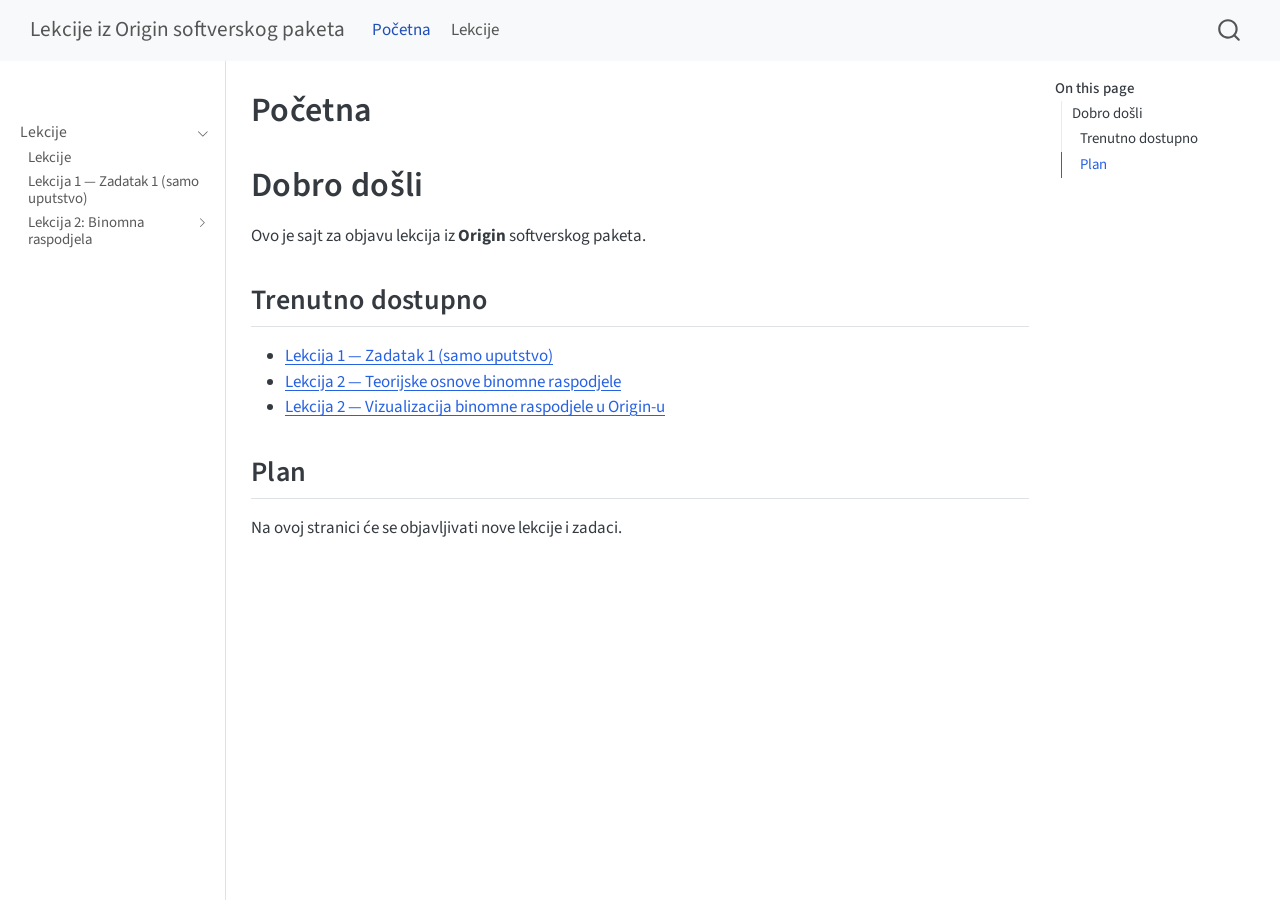
<file: index.html>
<!DOCTYPE html>
<html xmlns="http://www.w3.org/1999/xhtml" lang="bs" xml:lang="bs"><head>

<meta charset="utf-8">
<meta name="generator" content="quarto-1.8.26">

<meta name="viewport" content="width=device-width, initial-scale=1.0, user-scalable=yes">


<title>Početna – Lekcije iz Origin softverskog paketa</title>
<style>
code{white-space: pre-wrap;}
span.smallcaps{font-variant: small-caps;}
div.columns{display: flex; gap: min(4vw, 1.5em);}
div.column{flex: auto; overflow-x: auto;}
div.hanging-indent{margin-left: 1.5em; text-indent: -1.5em;}
ul.task-list{list-style: none;}
ul.task-list li input[type="checkbox"] {
  width: 0.8em;
  margin: 0 0.8em 0.2em -1em; /* quarto-specific, see https://github.com/quarto-dev/quarto-cli/issues/4556 */ 
  vertical-align: middle;
}
</style>


<script src="site_libs/quarto-nav/quarto-nav.js"></script>
<script src="site_libs/quarto-nav/headroom.min.js"></script>
<script src="site_libs/clipboard/clipboard.min.js"></script>
<script src="site_libs/quarto-search/autocomplete.umd.js"></script>
<script src="site_libs/quarto-search/fuse.min.js"></script>
<script src="site_libs/quarto-search/quarto-search.js"></script>
<meta name="quarto:offset" content="./">
<script src="site_libs/quarto-html/quarto.js" type="module"></script>
<script src="site_libs/quarto-html/tabsets/tabsets.js" type="module"></script>
<script src="site_libs/quarto-html/axe/axe-check.js" type="module"></script>
<script src="site_libs/quarto-html/popper.min.js"></script>
<script src="site_libs/quarto-html/tippy.umd.min.js"></script>
<script src="site_libs/quarto-html/anchor.min.js"></script>
<link href="site_libs/quarto-html/tippy.css" rel="stylesheet">
<link href="site_libs/quarto-html/quarto-syntax-highlighting-587c61ba64f3a5504c4d52d930310e48.css" rel="stylesheet" id="quarto-text-highlighting-styles">
<script src="site_libs/bootstrap/bootstrap.min.js"></script>
<link href="site_libs/bootstrap/bootstrap-icons.css" rel="stylesheet">
<link href="site_libs/bootstrap/bootstrap-a10ef8c96895f01ac4db8923e7ca70b5.min.css" rel="stylesheet" append-hash="true" id="quarto-bootstrap" data-mode="light">
<script id="quarto-search-options" type="application/json">{
  "location": "navbar",
  "copy-button": false,
  "collapse-after": 3,
  "panel-placement": "end",
  "type": "overlay",
  "limit": 50,
  "keyboard-shortcut": [
    "f",
    "/",
    "s"
  ],
  "show-item-context": false,
  "language": {
    "search-no-results-text": "No results",
    "search-matching-documents-text": "matching documents",
    "search-copy-link-title": "Copy link to search",
    "search-hide-matches-text": "Hide additional matches",
    "search-more-match-text": "more match in this document",
    "search-more-matches-text": "more matches in this document",
    "search-clear-button-title": "Clear",
    "search-text-placeholder": "",
    "search-detached-cancel-button-title": "Cancel",
    "search-submit-button-title": "Submit",
    "search-label": "Search"
  }
}</script>


<link rel="stylesheet" href="styles.css">
</head>

<body class="nav-sidebar docked nav-fixed quarto-light">

<div id="quarto-search-results"></div>
  <header id="quarto-header" class="headroom fixed-top">
    <nav class="navbar navbar-expand-lg " data-bs-theme="dark">
      <div class="navbar-container container-fluid">
      <div class="navbar-brand-container mx-auto">
    <a class="navbar-brand" href="./index.html">
    <span class="navbar-title">Lekcije iz Origin softverskog paketa</span>
    </a>
  </div>
            <div id="quarto-search" class="" title="Search"></div>
          <button class="navbar-toggler" type="button" data-bs-toggle="collapse" data-bs-target="#navbarCollapse" aria-controls="navbarCollapse" role="menu" aria-expanded="false" aria-label="Toggle navigation" onclick="if (window.quartoToggleHeadroom) { window.quartoToggleHeadroom(); }">
  <span class="navbar-toggler-icon"></span>
</button>
          <div class="collapse navbar-collapse" id="navbarCollapse">
            <ul class="navbar-nav navbar-nav-scroll me-auto">
  <li class="nav-item">
    <a class="nav-link active" href="./index.html" aria-current="page"> 
<span class="menu-text">Početna</span></a>
  </li>  
  <li class="nav-item">
    <a class="nav-link" href="./lekcije/index.html"> 
<span class="menu-text">Lekcije</span></a>
  </li>  
</ul>
          </div> <!-- /navcollapse -->
            <div class="quarto-navbar-tools">
</div>
      </div> <!-- /container-fluid -->
    </nav>
  <nav class="quarto-secondary-nav">
    <div class="container-fluid d-flex">
      <button type="button" class="quarto-btn-toggle btn" data-bs-toggle="collapse" role="button" data-bs-target=".quarto-sidebar-collapse-item" aria-controls="quarto-sidebar" aria-expanded="false" aria-label="Toggle sidebar navigation" onclick="if (window.quartoToggleHeadroom) { window.quartoToggleHeadroom(); }">
        <i class="bi bi-layout-text-sidebar-reverse"></i>
      </button>
        <nav class="quarto-page-breadcrumbs" aria-label="breadcrumb"><ol class="breadcrumb"><li class="breadcrumb-item">Početna</li></ol></nav>
        <a class="flex-grow-1" role="navigation" data-bs-toggle="collapse" data-bs-target=".quarto-sidebar-collapse-item" aria-controls="quarto-sidebar" aria-expanded="false" aria-label="Toggle sidebar navigation" onclick="if (window.quartoToggleHeadroom) { window.quartoToggleHeadroom(); }">      
        </a>
      <button type="button" class="btn quarto-search-button" aria-label="Search" onclick="window.quartoOpenSearch();">
        <i class="bi bi-search"></i>
      </button>
    </div>
  </nav>
</header>
<!-- content -->
<div id="quarto-content" class="quarto-container page-columns page-rows-contents page-layout-article page-navbar">
<!-- sidebar -->
  <nav id="quarto-sidebar" class="sidebar collapse collapse-horizontal quarto-sidebar-collapse-item sidebar-navigation docked overflow-auto">
        <div class="mt-2 flex-shrink-0 align-items-center">
        <div class="sidebar-search">
        <div id="quarto-search" class="" title="Search"></div>
        </div>
        </div>
    <div class="sidebar-menu-container"> 
    <ul class="list-unstyled mt-1">
        <li class="sidebar-item sidebar-item-section">
      <div class="sidebar-item-container"> 
            <a class="sidebar-item-text sidebar-link text-start" data-bs-toggle="collapse" data-bs-target="#quarto-sidebar-section-1" role="navigation" aria-expanded="true">
 <span class="menu-text">Lekcije</span></a>
          <a class="sidebar-item-toggle text-start" data-bs-toggle="collapse" data-bs-target="#quarto-sidebar-section-1" role="navigation" aria-expanded="true" aria-label="Toggle section">
            <i class="bi bi-chevron-right ms-2"></i>
          </a> 
      </div>
      <ul id="quarto-sidebar-section-1" class="collapse list-unstyled sidebar-section depth1 show">  
          <li class="sidebar-item">
  <div class="sidebar-item-container"> 
  <a href="./lekcije/index.html" class="sidebar-item-text sidebar-link">
 <span class="menu-text">Lekcije</span></a>
  </div>
</li>
          <li class="sidebar-item">
  <div class="sidebar-item-container"> 
  <a href="./lekcije/lekcija-1-zadatak-1.html" class="sidebar-item-text sidebar-link">
 <span class="menu-text">Lekcija 1 — Zadatak 1 (samo uputstvo)</span></a>
  </div>
</li>
          <li class="sidebar-item sidebar-item-section">
      <div class="sidebar-item-container"> 
            <a class="sidebar-item-text sidebar-link text-start collapsed" data-bs-toggle="collapse" data-bs-target="#quarto-sidebar-section-2" role="navigation" aria-expanded="false">
 <span class="menu-text">Lekcija 2: Binomna raspodjela</span></a>
          <a class="sidebar-item-toggle text-start collapsed" data-bs-toggle="collapse" data-bs-target="#quarto-sidebar-section-2" role="navigation" aria-expanded="false" aria-label="Toggle section">
            <i class="bi bi-chevron-right ms-2"></i>
          </a> 
      </div>
      <ul id="quarto-sidebar-section-2" class="collapse list-unstyled sidebar-section depth2 ">  
          <li class="sidebar-item">
  <div class="sidebar-item-container"> 
  <a href="./lekcije/lekcija-2-teorija-binomne.html" class="sidebar-item-text sidebar-link">
 <span class="menu-text">Lekcija 2 — Teorijske osnove binomne raspodjele</span></a>
  </div>
</li>
          <li class="sidebar-item">
  <div class="sidebar-item-container"> 
  <a href="./lekcije/lekcija-2-vizualizacija.html" class="sidebar-item-text sidebar-link">
 <span class="menu-text">Lekcija 2 — Vizualizacija binomne raspodjele u Origin-u</span></a>
  </div>
</li>
      </ul>
  </li>
      </ul>
  </li>
    </ul>
    </div>
</nav>
<div id="quarto-sidebar-glass" class="quarto-sidebar-collapse-item" data-bs-toggle="collapse" data-bs-target=".quarto-sidebar-collapse-item"></div>
<!-- margin-sidebar -->
    <div id="quarto-margin-sidebar" class="sidebar margin-sidebar">
        <nav id="TOC" role="doc-toc" class="toc-active">
    <h2 id="toc-title">On this page</h2>
   
  <ul>
  <li><a href="#dobro-došli" id="toc-dobro-došli" class="nav-link active" data-scroll-target="#dobro-došli">Dobro došli</a>
  <ul class="collapse">
  <li><a href="#trenutno-dostupno" id="toc-trenutno-dostupno" class="nav-link" data-scroll-target="#trenutno-dostupno">Trenutno dostupno</a></li>
  <li><a href="#plan" id="toc-plan" class="nav-link" data-scroll-target="#plan">Plan</a></li>
  </ul></li>
  </ul>
</nav>
    </div>
<!-- main -->
<main class="content" id="quarto-document-content">

<header id="title-block-header" class="quarto-title-block default">
<div class="quarto-title">
<h1 class="title">Početna</h1>
</div>



<div class="quarto-title-meta">

    
  
    
  </div>
  


</header>


<section id="dobro-došli" class="level1">
<h1>Dobro došli</h1>
<p>Ovo je sajt za objavu lekcija iz <strong>Origin</strong> softverskog paketa.</p>
<section id="trenutno-dostupno" class="level2">
<h2 class="anchored" data-anchor-id="trenutno-dostupno">Trenutno dostupno</h2>
<ul>
<li><a href="./lekcije/lekcija-1-zadatak-1.html">Lekcija 1 — Zadatak 1 (samo uputstvo)</a></li>
<li><a href="./lekcije/lekcija-2-teorija-binomne.html">Lekcija 2 — Teorijske osnove binomne raspodjele</a></li>
<li><a href="./lekcije/lekcija-2-vizualizacija.html">Lekcija 2 — Vizualizacija binomne raspodjele u Origin-u</a></li>
</ul>
</section>
<section id="plan" class="level2">
<h2 class="anchored" data-anchor-id="plan">Plan</h2>
<p>Na ovoj stranici će se objavljivati nove lekcije i zadaci.</p>


</section>
</section>

</main> <!-- /main -->
<script id="quarto-html-after-body" type="application/javascript">
  window.document.addEventListener("DOMContentLoaded", function (event) {
    const icon = "";
    const anchorJS = new window.AnchorJS();
    anchorJS.options = {
      placement: 'right',
      icon: icon
    };
    anchorJS.add('.anchored');
    const isCodeAnnotation = (el) => {
      for (const clz of el.classList) {
        if (clz.startsWith('code-annotation-')) {                     
          return true;
        }
      }
      return false;
    }
    const onCopySuccess = function(e) {
      // button target
      const button = e.trigger;
      // don't keep focus
      button.blur();
      // flash "checked"
      button.classList.add('code-copy-button-checked');
      var currentTitle = button.getAttribute("title");
      button.setAttribute("title", "Copied!");
      let tooltip;
      if (window.bootstrap) {
        button.setAttribute("data-bs-toggle", "tooltip");
        button.setAttribute("data-bs-placement", "left");
        button.setAttribute("data-bs-title", "Copied!");
        tooltip = new bootstrap.Tooltip(button, 
          { trigger: "manual", 
            customClass: "code-copy-button-tooltip",
            offset: [0, -8]});
        tooltip.show();    
      }
      setTimeout(function() {
        if (tooltip) {
          tooltip.hide();
          button.removeAttribute("data-bs-title");
          button.removeAttribute("data-bs-toggle");
          button.removeAttribute("data-bs-placement");
        }
        button.setAttribute("title", currentTitle);
        button.classList.remove('code-copy-button-checked');
      }, 1000);
      // clear code selection
      e.clearSelection();
    }
    const getTextToCopy = function(trigger) {
      const outerScaffold = trigger.parentElement.cloneNode(true);
      const codeEl = outerScaffold.querySelector('code');
      for (const childEl of codeEl.children) {
        if (isCodeAnnotation(childEl)) {
          childEl.remove();
        }
      }
      return codeEl.innerText;
    }
    const clipboard = new window.ClipboardJS('.code-copy-button:not([data-in-quarto-modal])', {
      text: getTextToCopy
    });
    clipboard.on('success', onCopySuccess);
    if (window.document.getElementById('quarto-embedded-source-code-modal')) {
      const clipboardModal = new window.ClipboardJS('.code-copy-button[data-in-quarto-modal]', {
        text: getTextToCopy,
        container: window.document.getElementById('quarto-embedded-source-code-modal')
      });
      clipboardModal.on('success', onCopySuccess);
    }
      var localhostRegex = new RegExp(/^(?:http|https):\/\/localhost\:?[0-9]*\//);
      var mailtoRegex = new RegExp(/^mailto:/);
        var filterRegex = new RegExp("https:\/\/yukawa1\.github\.io\/orm\.github\.io\/");
      var isInternal = (href) => {
          return filterRegex.test(href) || localhostRegex.test(href) || mailtoRegex.test(href);
      }
      // Inspect non-navigation links and adorn them if external
     var links = window.document.querySelectorAll('a[href]:not(.nav-link):not(.navbar-brand):not(.toc-action):not(.sidebar-link):not(.sidebar-item-toggle):not(.pagination-link):not(.no-external):not([aria-hidden]):not(.dropdown-item):not(.quarto-navigation-tool):not(.about-link)');
      for (var i=0; i<links.length; i++) {
        const link = links[i];
        if (!isInternal(link.href)) {
          // undo the damage that might have been done by quarto-nav.js in the case of
          // links that we want to consider external
          if (link.dataset.originalHref !== undefined) {
            link.href = link.dataset.originalHref;
          }
        }
      }
    function tippyHover(el, contentFn, onTriggerFn, onUntriggerFn) {
      const config = {
        allowHTML: true,
        maxWidth: 500,
        delay: 100,
        arrow: false,
        appendTo: function(el) {
            return el.parentElement;
        },
        interactive: true,
        interactiveBorder: 10,
        theme: 'quarto',
        placement: 'bottom-start',
      };
      if (contentFn) {
        config.content = contentFn;
      }
      if (onTriggerFn) {
        config.onTrigger = onTriggerFn;
      }
      if (onUntriggerFn) {
        config.onUntrigger = onUntriggerFn;
      }
      window.tippy(el, config); 
    }
    const noterefs = window.document.querySelectorAll('a[role="doc-noteref"]');
    for (var i=0; i<noterefs.length; i++) {
      const ref = noterefs[i];
      tippyHover(ref, function() {
        // use id or data attribute instead here
        let href = ref.getAttribute('data-footnote-href') || ref.getAttribute('href');
        try { href = new URL(href).hash; } catch {}
        const id = href.replace(/^#\/?/, "");
        const note = window.document.getElementById(id);
        if (note) {
          return note.innerHTML;
        } else {
          return "";
        }
      });
    }
    const xrefs = window.document.querySelectorAll('a.quarto-xref');
    const processXRef = (id, note) => {
      // Strip column container classes
      const stripColumnClz = (el) => {
        el.classList.remove("page-full", "page-columns");
        if (el.children) {
          for (const child of el.children) {
            stripColumnClz(child);
          }
        }
      }
      stripColumnClz(note)
      if (id === null || id.startsWith('sec-')) {
        // Special case sections, only their first couple elements
        const container = document.createElement("div");
        if (note.children && note.children.length > 2) {
          container.appendChild(note.children[0].cloneNode(true));
          for (let i = 1; i < note.children.length; i++) {
            const child = note.children[i];
            if (child.tagName === "P" && child.innerText === "") {
              continue;
            } else {
              container.appendChild(child.cloneNode(true));
              break;
            }
          }
          if (window.Quarto?.typesetMath) {
            window.Quarto.typesetMath(container);
          }
          return container.innerHTML
        } else {
          if (window.Quarto?.typesetMath) {
            window.Quarto.typesetMath(note);
          }
          return note.innerHTML;
        }
      } else {
        // Remove any anchor links if they are present
        const anchorLink = note.querySelector('a.anchorjs-link');
        if (anchorLink) {
          anchorLink.remove();
        }
        if (window.Quarto?.typesetMath) {
          window.Quarto.typesetMath(note);
        }
        if (note.classList.contains("callout")) {
          return note.outerHTML;
        } else {
          return note.innerHTML;
        }
      }
    }
    for (var i=0; i<xrefs.length; i++) {
      const xref = xrefs[i];
      tippyHover(xref, undefined, function(instance) {
        instance.disable();
        let url = xref.getAttribute('href');
        let hash = undefined; 
        if (url.startsWith('#')) {
          hash = url;
        } else {
          try { hash = new URL(url).hash; } catch {}
        }
        if (hash) {
          const id = hash.replace(/^#\/?/, "");
          const note = window.document.getElementById(id);
          if (note !== null) {
            try {
              const html = processXRef(id, note.cloneNode(true));
              instance.setContent(html);
            } finally {
              instance.enable();
              instance.show();
            }
          } else {
            // See if we can fetch this
            fetch(url.split('#')[0])
            .then(res => res.text())
            .then(html => {
              const parser = new DOMParser();
              const htmlDoc = parser.parseFromString(html, "text/html");
              const note = htmlDoc.getElementById(id);
              if (note !== null) {
                const html = processXRef(id, note);
                instance.setContent(html);
              } 
            }).finally(() => {
              instance.enable();
              instance.show();
            });
          }
        } else {
          // See if we can fetch a full url (with no hash to target)
          // This is a special case and we should probably do some content thinning / targeting
          fetch(url)
          .then(res => res.text())
          .then(html => {
            const parser = new DOMParser();
            const htmlDoc = parser.parseFromString(html, "text/html");
            const note = htmlDoc.querySelector('main.content');
            if (note !== null) {
              // This should only happen for chapter cross references
              // (since there is no id in the URL)
              // remove the first header
              if (note.children.length > 0 && note.children[0].tagName === "HEADER") {
                note.children[0].remove();
              }
              const html = processXRef(null, note);
              instance.setContent(html);
            } 
          }).finally(() => {
            instance.enable();
            instance.show();
          });
        }
      }, function(instance) {
      });
    }
        let selectedAnnoteEl;
        const selectorForAnnotation = ( cell, annotation) => {
          let cellAttr = 'data-code-cell="' + cell + '"';
          let lineAttr = 'data-code-annotation="' +  annotation + '"';
          const selector = 'span[' + cellAttr + '][' + lineAttr + ']';
          return selector;
        }
        const selectCodeLines = (annoteEl) => {
          const doc = window.document;
          const targetCell = annoteEl.getAttribute("data-target-cell");
          const targetAnnotation = annoteEl.getAttribute("data-target-annotation");
          const annoteSpan = window.document.querySelector(selectorForAnnotation(targetCell, targetAnnotation));
          const lines = annoteSpan.getAttribute("data-code-lines").split(",");
          const lineIds = lines.map((line) => {
            return targetCell + "-" + line;
          })
          let top = null;
          let height = null;
          let parent = null;
          if (lineIds.length > 0) {
              //compute the position of the single el (top and bottom and make a div)
              const el = window.document.getElementById(lineIds[0]);
              top = el.offsetTop;
              height = el.offsetHeight;
              parent = el.parentElement.parentElement;
            if (lineIds.length > 1) {
              const lastEl = window.document.getElementById(lineIds[lineIds.length - 1]);
              const bottom = lastEl.offsetTop + lastEl.offsetHeight;
              height = bottom - top;
            }
            if (top !== null && height !== null && parent !== null) {
              // cook up a div (if necessary) and position it 
              let div = window.document.getElementById("code-annotation-line-highlight");
              if (div === null) {
                div = window.document.createElement("div");
                div.setAttribute("id", "code-annotation-line-highlight");
                div.style.position = 'absolute';
                parent.appendChild(div);
              }
              div.style.top = top - 2 + "px";
              div.style.height = height + 4 + "px";
              div.style.left = 0;
              let gutterDiv = window.document.getElementById("code-annotation-line-highlight-gutter");
              if (gutterDiv === null) {
                gutterDiv = window.document.createElement("div");
                gutterDiv.setAttribute("id", "code-annotation-line-highlight-gutter");
                gutterDiv.style.position = 'absolute';
                const codeCell = window.document.getElementById(targetCell);
                const gutter = codeCell.querySelector('.code-annotation-gutter');
                gutter.appendChild(gutterDiv);
              }
              gutterDiv.style.top = top - 2 + "px";
              gutterDiv.style.height = height + 4 + "px";
            }
            selectedAnnoteEl = annoteEl;
          }
        };
        const unselectCodeLines = () => {
          const elementsIds = ["code-annotation-line-highlight", "code-annotation-line-highlight-gutter"];
          elementsIds.forEach((elId) => {
            const div = window.document.getElementById(elId);
            if (div) {
              div.remove();
            }
          });
          selectedAnnoteEl = undefined;
        };
          // Handle positioning of the toggle
      window.addEventListener(
        "resize",
        throttle(() => {
          elRect = undefined;
          if (selectedAnnoteEl) {
            selectCodeLines(selectedAnnoteEl);
          }
        }, 10)
      );
      function throttle(fn, ms) {
      let throttle = false;
      let timer;
        return (...args) => {
          if(!throttle) { // first call gets through
              fn.apply(this, args);
              throttle = true;
          } else { // all the others get throttled
              if(timer) clearTimeout(timer); // cancel #2
              timer = setTimeout(() => {
                fn.apply(this, args);
                timer = throttle = false;
              }, ms);
          }
        };
      }
        // Attach click handler to the DT
        const annoteDls = window.document.querySelectorAll('dt[data-target-cell]');
        for (const annoteDlNode of annoteDls) {
          annoteDlNode.addEventListener('click', (event) => {
            const clickedEl = event.target;
            if (clickedEl !== selectedAnnoteEl) {
              unselectCodeLines();
              const activeEl = window.document.querySelector('dt[data-target-cell].code-annotation-active');
              if (activeEl) {
                activeEl.classList.remove('code-annotation-active');
              }
              selectCodeLines(clickedEl);
              clickedEl.classList.add('code-annotation-active');
            } else {
              // Unselect the line
              unselectCodeLines();
              clickedEl.classList.remove('code-annotation-active');
            }
          });
        }
    const findCites = (el) => {
      const parentEl = el.parentElement;
      if (parentEl) {
        const cites = parentEl.dataset.cites;
        if (cites) {
          return {
            el,
            cites: cites.split(' ')
          };
        } else {
          return findCites(el.parentElement)
        }
      } else {
        return undefined;
      }
    };
    var bibliorefs = window.document.querySelectorAll('a[role="doc-biblioref"]');
    for (var i=0; i<bibliorefs.length; i++) {
      const ref = bibliorefs[i];
      const citeInfo = findCites(ref);
      if (citeInfo) {
        tippyHover(citeInfo.el, function() {
          var popup = window.document.createElement('div');
          citeInfo.cites.forEach(function(cite) {
            var citeDiv = window.document.createElement('div');
            citeDiv.classList.add('hanging-indent');
            citeDiv.classList.add('csl-entry');
            var biblioDiv = window.document.getElementById('ref-' + cite);
            if (biblioDiv) {
              citeDiv.innerHTML = biblioDiv.innerHTML;
            }
            popup.appendChild(citeDiv);
          });
          return popup.innerHTML;
        });
      }
    }
  });
  </script>
</div> <!-- /content -->




</body></html>
</file>
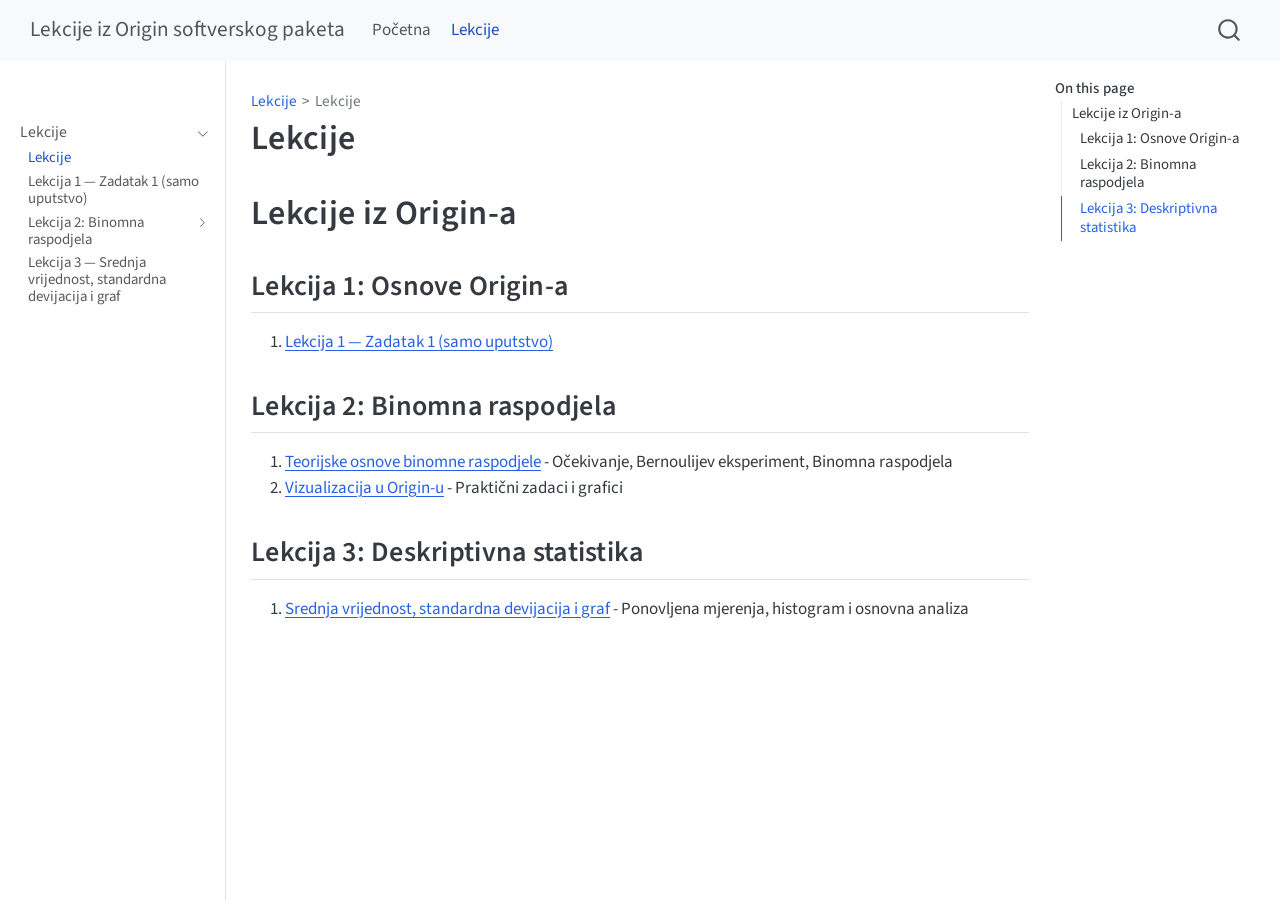
<file: lekcije/index.html>
<!DOCTYPE html>
<html xmlns="http://www.w3.org/1999/xhtml" lang="bs" xml:lang="bs"><head>

<meta charset="utf-8">
<meta name="generator" content="quarto-1.8.26">

<meta name="viewport" content="width=device-width, initial-scale=1.0, user-scalable=yes">


<title>Lekcije – Lekcije iz Origin softverskog paketa</title>
<style>
code{white-space: pre-wrap;}
span.smallcaps{font-variant: small-caps;}
div.columns{display: flex; gap: min(4vw, 1.5em);}
div.column{flex: auto; overflow-x: auto;}
div.hanging-indent{margin-left: 1.5em; text-indent: -1.5em;}
ul.task-list{list-style: none;}
ul.task-list li input[type="checkbox"] {
  width: 0.8em;
  margin: 0 0.8em 0.2em -1em; /* quarto-specific, see https://github.com/quarto-dev/quarto-cli/issues/4556 */ 
  vertical-align: middle;
}
</style>


<script src="../site_libs/quarto-nav/quarto-nav.js"></script>
<script src="../site_libs/quarto-nav/headroom.min.js"></script>
<script src="../site_libs/clipboard/clipboard.min.js"></script>
<script src="../site_libs/quarto-search/autocomplete.umd.js"></script>
<script src="../site_libs/quarto-search/fuse.min.js"></script>
<script src="../site_libs/quarto-search/quarto-search.js"></script>
<meta name="quarto:offset" content="../">
<script src="../site_libs/quarto-html/quarto.js" type="module"></script>
<script src="../site_libs/quarto-html/tabsets/tabsets.js" type="module"></script>
<script src="../site_libs/quarto-html/axe/axe-check.js" type="module"></script>
<script src="../site_libs/quarto-html/popper.min.js"></script>
<script src="../site_libs/quarto-html/tippy.umd.min.js"></script>
<script src="../site_libs/quarto-html/anchor.min.js"></script>
<link href="../site_libs/quarto-html/tippy.css" rel="stylesheet">
<link href="../site_libs/quarto-html/quarto-syntax-highlighting-587c61ba64f3a5504c4d52d930310e48.css" rel="stylesheet" id="quarto-text-highlighting-styles">
<script src="../site_libs/bootstrap/bootstrap.min.js"></script>
<link href="../site_libs/bootstrap/bootstrap-icons.css" rel="stylesheet">
<link href="../site_libs/bootstrap/bootstrap-a10ef8c96895f01ac4db8923e7ca70b5.min.css" rel="stylesheet" append-hash="true" id="quarto-bootstrap" data-mode="light">
<script id="quarto-search-options" type="application/json">{
  "location": "navbar",
  "copy-button": false,
  "collapse-after": 3,
  "panel-placement": "end",
  "type": "overlay",
  "limit": 50,
  "keyboard-shortcut": [
    "f",
    "/",
    "s"
  ],
  "show-item-context": false,
  "language": {
    "search-no-results-text": "No results",
    "search-matching-documents-text": "matching documents",
    "search-copy-link-title": "Copy link to search",
    "search-hide-matches-text": "Hide additional matches",
    "search-more-match-text": "more match in this document",
    "search-more-matches-text": "more matches in this document",
    "search-clear-button-title": "Clear",
    "search-text-placeholder": "",
    "search-detached-cancel-button-title": "Cancel",
    "search-submit-button-title": "Submit",
    "search-label": "Search"
  }
}</script>


<link rel="stylesheet" href="../styles.css">
</head>

<body class="nav-sidebar docked nav-fixed quarto-light">

<div id="quarto-search-results"></div>
  <header id="quarto-header" class="headroom fixed-top">
    <nav class="navbar navbar-expand-lg " data-bs-theme="dark">
      <div class="navbar-container container-fluid">
      <div class="navbar-brand-container mx-auto">
    <a class="navbar-brand" href="../index.html">
    <span class="navbar-title">Lekcije iz Origin softverskog paketa</span>
    </a>
  </div>
            <div id="quarto-search" class="" title="Search"></div>
          <button class="navbar-toggler" type="button" data-bs-toggle="collapse" data-bs-target="#navbarCollapse" aria-controls="navbarCollapse" role="menu" aria-expanded="false" aria-label="Toggle navigation" onclick="if (window.quartoToggleHeadroom) { window.quartoToggleHeadroom(); }">
  <span class="navbar-toggler-icon"></span>
</button>
          <div class="collapse navbar-collapse" id="navbarCollapse">
            <ul class="navbar-nav navbar-nav-scroll me-auto">
  <li class="nav-item">
    <a class="nav-link" href="../index.html"> 
<span class="menu-text">Početna</span></a>
  </li>  
  <li class="nav-item">
    <a class="nav-link active" href="../lekcije/index.html" aria-current="page"> 
<span class="menu-text">Lekcije</span></a>
  </li>  
</ul>
          </div> <!-- /navcollapse -->
            <div class="quarto-navbar-tools">
</div>
      </div> <!-- /container-fluid -->
    </nav>
  <nav class="quarto-secondary-nav">
    <div class="container-fluid d-flex">
      <button type="button" class="quarto-btn-toggle btn" data-bs-toggle="collapse" role="button" data-bs-target=".quarto-sidebar-collapse-item" aria-controls="quarto-sidebar" aria-expanded="false" aria-label="Toggle sidebar navigation" onclick="if (window.quartoToggleHeadroom) { window.quartoToggleHeadroom(); }">
        <i class="bi bi-layout-text-sidebar-reverse"></i>
      </button>
        <nav class="quarto-page-breadcrumbs" aria-label="breadcrumb"><ol class="breadcrumb"><li class="breadcrumb-item"><a href="../lekcije/index.html">Lekcije</a></li><li class="breadcrumb-item"><a href="../lekcije/index.html">Lekcije</a></li></ol></nav>
        <a class="flex-grow-1" role="navigation" data-bs-toggle="collapse" data-bs-target=".quarto-sidebar-collapse-item" aria-controls="quarto-sidebar" aria-expanded="false" aria-label="Toggle sidebar navigation" onclick="if (window.quartoToggleHeadroom) { window.quartoToggleHeadroom(); }">      
        </a>
      <button type="button" class="btn quarto-search-button" aria-label="Search" onclick="window.quartoOpenSearch();">
        <i class="bi bi-search"></i>
      </button>
    </div>
  </nav>
</header>
<!-- content -->
<div id="quarto-content" class="quarto-container page-columns page-rows-contents page-layout-article page-navbar">
<!-- sidebar -->
  <nav id="quarto-sidebar" class="sidebar collapse collapse-horizontal quarto-sidebar-collapse-item sidebar-navigation docked overflow-auto">
        <div class="mt-2 flex-shrink-0 align-items-center">
        <div class="sidebar-search">
        <div id="quarto-search" class="" title="Search"></div>
        </div>
        </div>
    <div class="sidebar-menu-container"> 
    <ul class="list-unstyled mt-1">
        <li class="sidebar-item sidebar-item-section">
      <div class="sidebar-item-container"> 
            <a class="sidebar-item-text sidebar-link text-start" data-bs-toggle="collapse" data-bs-target="#quarto-sidebar-section-1" role="navigation" aria-expanded="true">
 <span class="menu-text">Lekcije</span></a>
          <a class="sidebar-item-toggle text-start" data-bs-toggle="collapse" data-bs-target="#quarto-sidebar-section-1" role="navigation" aria-expanded="true" aria-label="Toggle section">
            <i class="bi bi-chevron-right ms-2"></i>
          </a> 
      </div>
      <ul id="quarto-sidebar-section-1" class="collapse list-unstyled sidebar-section depth1 show">  
          <li class="sidebar-item">
  <div class="sidebar-item-container"> 
  <a href="../lekcije/index.html" class="sidebar-item-text sidebar-link active">
 <span class="menu-text">Lekcije</span></a>
  </div>
</li>
          <li class="sidebar-item">
  <div class="sidebar-item-container"> 
  <a href="../lekcije/lekcija-1-zadatak-1.html" class="sidebar-item-text sidebar-link">
 <span class="menu-text">Lekcija 1 — Zadatak 1 (samo uputstvo)</span></a>
  </div>
</li>
          <li class="sidebar-item sidebar-item-section">
      <div class="sidebar-item-container"> 
            <a class="sidebar-item-text sidebar-link text-start collapsed" data-bs-toggle="collapse" data-bs-target="#quarto-sidebar-section-2" role="navigation" aria-expanded="false">
 <span class="menu-text">Lekcija 2: Binomna raspodjela</span></a>
          <a class="sidebar-item-toggle text-start collapsed" data-bs-toggle="collapse" data-bs-target="#quarto-sidebar-section-2" role="navigation" aria-expanded="false" aria-label="Toggle section">
            <i class="bi bi-chevron-right ms-2"></i>
          </a> 
      </div>
      <ul id="quarto-sidebar-section-2" class="collapse list-unstyled sidebar-section depth2 ">  
          <li class="sidebar-item">
  <div class="sidebar-item-container"> 
  <a href="../lekcije/lekcija-2-teorija-binomne.html" class="sidebar-item-text sidebar-link">
 <span class="menu-text">Lekcija 2 — Teorijske osnove binomne raspodjele</span></a>
  </div>
</li>
          <li class="sidebar-item">
  <div class="sidebar-item-container"> 
  <a href="../lekcije/lekcija-2-vizualizacija.html" class="sidebar-item-text sidebar-link">
 <span class="menu-text">Lekcija 2 — Vizualizacija binomne raspodjele u Origin-u</span></a>
  </div>
</li>
      </ul>
  </li>
          <li class="sidebar-item">
  <div class="sidebar-item-container"> 
  <a href="../lekcije/lekcija-3-srednja-devijacija-graf.html" class="sidebar-item-text sidebar-link">
 <span class="menu-text">Lekcija 3 — Srednja vrijednost, standardna devijacija i graf</span></a>
  </div>
</li>
      </ul>
  </li>
    </ul>
    </div>
</nav>
<div id="quarto-sidebar-glass" class="quarto-sidebar-collapse-item" data-bs-toggle="collapse" data-bs-target=".quarto-sidebar-collapse-item"></div>
<!-- margin-sidebar -->
    <div id="quarto-margin-sidebar" class="sidebar margin-sidebar">
        <nav id="TOC" role="doc-toc" class="toc-active">
    <h2 id="toc-title">On this page</h2>
   
  <ul>
  <li><a href="#lekcije-iz-origin-a" id="toc-lekcije-iz-origin-a" class="nav-link active" data-scroll-target="#lekcije-iz-origin-a">Lekcije iz Origin-a</a>
  <ul class="collapse">
  <li><a href="#lekcija-1-osnove-origin-a" id="toc-lekcija-1-osnove-origin-a" class="nav-link" data-scroll-target="#lekcija-1-osnove-origin-a">Lekcija 1: Osnove Origin-a</a></li>
  <li><a href="#lekcija-2-binomna-raspodjela" id="toc-lekcija-2-binomna-raspodjela" class="nav-link" data-scroll-target="#lekcija-2-binomna-raspodjela">Lekcija 2: Binomna raspodjela</a></li>
  <li><a href="#lekcija-3-deskriptivna-statistika" id="toc-lekcija-3-deskriptivna-statistika" class="nav-link" data-scroll-target="#lekcija-3-deskriptivna-statistika">Lekcija 3: Deskriptivna statistika</a></li>
  </ul></li>
  </ul>
</nav>
    </div>
<!-- main -->
<main class="content" id="quarto-document-content">

<header id="title-block-header" class="quarto-title-block default"><nav class="quarto-page-breadcrumbs quarto-title-breadcrumbs d-none d-lg-block" aria-label="breadcrumb"><ol class="breadcrumb"><li class="breadcrumb-item"><a href="../lekcije/index.html">Lekcije</a></li><li class="breadcrumb-item"><a href="../lekcije/index.html">Lekcije</a></li></ol></nav>
<div class="quarto-title">
<h1 class="title">Lekcije</h1>
</div>



<div class="quarto-title-meta">

    
  
    
  </div>
  


</header>


<section id="lekcije-iz-origin-a" class="level1">
<h1>Lekcije iz Origin-a</h1>
<section id="lekcija-1-osnove-origin-a" class="level2">
<h2 class="anchored" data-anchor-id="lekcija-1-osnove-origin-a">Lekcija 1: Osnove Origin-a</h2>
<ol type="1">
<li><a href="../lekcije/lekcija-1-zadatak-1.html">Lekcija 1 — Zadatak 1 (samo uputstvo)</a></li>
</ol>
</section>
<section id="lekcija-2-binomna-raspodjela" class="level2">
<h2 class="anchored" data-anchor-id="lekcija-2-binomna-raspodjela">Lekcija 2: Binomna raspodjela</h2>
<ol type="1">
<li><a href="../lekcije/lekcija-2-teorija-binomne.html">Teorijske osnove binomne raspodjele</a> - Očekivanje, Bernoulijev eksperiment, Binomna raspodjela</li>
<li><a href="../lekcije/lekcija-2-vizualizacija.html">Vizualizacija u Origin-u</a> - Praktični zadaci i grafici</li>
</ol>
</section>
<section id="lekcija-3-deskriptivna-statistika" class="level2">
<h2 class="anchored" data-anchor-id="lekcija-3-deskriptivna-statistika">Lekcija 3: Deskriptivna statistika</h2>
<ol type="1">
<li><a href="../lekcije/lekcija-3-srednja-devijacija-graf.html">Srednja vrijednost, standardna devijacija i graf</a> - Ponovljena mjerenja, histogram i osnovna analiza</li>
</ol>


</section>
</section>

</main> <!-- /main -->
<script id="quarto-html-after-body" type="application/javascript">
  window.document.addEventListener("DOMContentLoaded", function (event) {
    const icon = "";
    const anchorJS = new window.AnchorJS();
    anchorJS.options = {
      placement: 'right',
      icon: icon
    };
    anchorJS.add('.anchored');
    const isCodeAnnotation = (el) => {
      for (const clz of el.classList) {
        if (clz.startsWith('code-annotation-')) {                     
          return true;
        }
      }
      return false;
    }
    const onCopySuccess = function(e) {
      // button target
      const button = e.trigger;
      // don't keep focus
      button.blur();
      // flash "checked"
      button.classList.add('code-copy-button-checked');
      var currentTitle = button.getAttribute("title");
      button.setAttribute("title", "Copied!");
      let tooltip;
      if (window.bootstrap) {
        button.setAttribute("data-bs-toggle", "tooltip");
        button.setAttribute("data-bs-placement", "left");
        button.setAttribute("data-bs-title", "Copied!");
        tooltip = new bootstrap.Tooltip(button, 
          { trigger: "manual", 
            customClass: "code-copy-button-tooltip",
            offset: [0, -8]});
        tooltip.show();    
      }
      setTimeout(function() {
        if (tooltip) {
          tooltip.hide();
          button.removeAttribute("data-bs-title");
          button.removeAttribute("data-bs-toggle");
          button.removeAttribute("data-bs-placement");
        }
        button.setAttribute("title", currentTitle);
        button.classList.remove('code-copy-button-checked');
      }, 1000);
      // clear code selection
      e.clearSelection();
    }
    const getTextToCopy = function(trigger) {
      const outerScaffold = trigger.parentElement.cloneNode(true);
      const codeEl = outerScaffold.querySelector('code');
      for (const childEl of codeEl.children) {
        if (isCodeAnnotation(childEl)) {
          childEl.remove();
        }
      }
      return codeEl.innerText;
    }
    const clipboard = new window.ClipboardJS('.code-copy-button:not([data-in-quarto-modal])', {
      text: getTextToCopy
    });
    clipboard.on('success', onCopySuccess);
    if (window.document.getElementById('quarto-embedded-source-code-modal')) {
      const clipboardModal = new window.ClipboardJS('.code-copy-button[data-in-quarto-modal]', {
        text: getTextToCopy,
        container: window.document.getElementById('quarto-embedded-source-code-modal')
      });
      clipboardModal.on('success', onCopySuccess);
    }
      var localhostRegex = new RegExp(/^(?:http|https):\/\/localhost\:?[0-9]*\//);
      var mailtoRegex = new RegExp(/^mailto:/);
        var filterRegex = new RegExp('/' + window.location.host + '/');
      var isInternal = (href) => {
          return filterRegex.test(href) || localhostRegex.test(href) || mailtoRegex.test(href);
      }
      // Inspect non-navigation links and adorn them if external
     var links = window.document.querySelectorAll('a[href]:not(.nav-link):not(.navbar-brand):not(.toc-action):not(.sidebar-link):not(.sidebar-item-toggle):not(.pagination-link):not(.no-external):not([aria-hidden]):not(.dropdown-item):not(.quarto-navigation-tool):not(.about-link)');
      for (var i=0; i<links.length; i++) {
        const link = links[i];
        if (!isInternal(link.href)) {
          // undo the damage that might have been done by quarto-nav.js in the case of
          // links that we want to consider external
          if (link.dataset.originalHref !== undefined) {
            link.href = link.dataset.originalHref;
          }
        }
      }
    function tippyHover(el, contentFn, onTriggerFn, onUntriggerFn) {
      const config = {
        allowHTML: true,
        maxWidth: 500,
        delay: 100,
        arrow: false,
        appendTo: function(el) {
            return el.parentElement;
        },
        interactive: true,
        interactiveBorder: 10,
        theme: 'quarto',
        placement: 'bottom-start',
      };
      if (contentFn) {
        config.content = contentFn;
      }
      if (onTriggerFn) {
        config.onTrigger = onTriggerFn;
      }
      if (onUntriggerFn) {
        config.onUntrigger = onUntriggerFn;
      }
      window.tippy(el, config); 
    }
    const noterefs = window.document.querySelectorAll('a[role="doc-noteref"]');
    for (var i=0; i<noterefs.length; i++) {
      const ref = noterefs[i];
      tippyHover(ref, function() {
        // use id or data attribute instead here
        let href = ref.getAttribute('data-footnote-href') || ref.getAttribute('href');
        try { href = new URL(href).hash; } catch {}
        const id = href.replace(/^#\/?/, "");
        const note = window.document.getElementById(id);
        if (note) {
          return note.innerHTML;
        } else {
          return "";
        }
      });
    }
    const xrefs = window.document.querySelectorAll('a.quarto-xref');
    const processXRef = (id, note) => {
      // Strip column container classes
      const stripColumnClz = (el) => {
        el.classList.remove("page-full", "page-columns");
        if (el.children) {
          for (const child of el.children) {
            stripColumnClz(child);
          }
        }
      }
      stripColumnClz(note)
      if (id === null || id.startsWith('sec-')) {
        // Special case sections, only their first couple elements
        const container = document.createElement("div");
        if (note.children && note.children.length > 2) {
          container.appendChild(note.children[0].cloneNode(true));
          for (let i = 1; i < note.children.length; i++) {
            const child = note.children[i];
            if (child.tagName === "P" && child.innerText === "") {
              continue;
            } else {
              container.appendChild(child.cloneNode(true));
              break;
            }
          }
          if (window.Quarto?.typesetMath) {
            window.Quarto.typesetMath(container);
          }
          return container.innerHTML
        } else {
          if (window.Quarto?.typesetMath) {
            window.Quarto.typesetMath(note);
          }
          return note.innerHTML;
        }
      } else {
        // Remove any anchor links if they are present
        const anchorLink = note.querySelector('a.anchorjs-link');
        if (anchorLink) {
          anchorLink.remove();
        }
        if (window.Quarto?.typesetMath) {
          window.Quarto.typesetMath(note);
        }
        if (note.classList.contains("callout")) {
          return note.outerHTML;
        } else {
          return note.innerHTML;
        }
      }
    }
    for (var i=0; i<xrefs.length; i++) {
      const xref = xrefs[i];
      tippyHover(xref, undefined, function(instance) {
        instance.disable();
        let url = xref.getAttribute('href');
        let hash = undefined; 
        if (url.startsWith('#')) {
          hash = url;
        } else {
          try { hash = new URL(url).hash; } catch {}
        }
        if (hash) {
          const id = hash.replace(/^#\/?/, "");
          const note = window.document.getElementById(id);
          if (note !== null) {
            try {
              const html = processXRef(id, note.cloneNode(true));
              instance.setContent(html);
            } finally {
              instance.enable();
              instance.show();
            }
          } else {
            // See if we can fetch this
            fetch(url.split('#')[0])
            .then(res => res.text())
            .then(html => {
              const parser = new DOMParser();
              const htmlDoc = parser.parseFromString(html, "text/html");
              const note = htmlDoc.getElementById(id);
              if (note !== null) {
                const html = processXRef(id, note);
                instance.setContent(html);
              } 
            }).finally(() => {
              instance.enable();
              instance.show();
            });
          }
        } else {
          // See if we can fetch a full url (with no hash to target)
          // This is a special case and we should probably do some content thinning / targeting
          fetch(url)
          .then(res => res.text())
          .then(html => {
            const parser = new DOMParser();
            const htmlDoc = parser.parseFromString(html, "text/html");
            const note = htmlDoc.querySelector('main.content');
            if (note !== null) {
              // This should only happen for chapter cross references
              // (since there is no id in the URL)
              // remove the first header
              if (note.children.length > 0 && note.children[0].tagName === "HEADER") {
                note.children[0].remove();
              }
              const html = processXRef(null, note);
              instance.setContent(html);
            } 
          }).finally(() => {
            instance.enable();
            instance.show();
          });
        }
      }, function(instance) {
      });
    }
        let selectedAnnoteEl;
        const selectorForAnnotation = ( cell, annotation) => {
          let cellAttr = 'data-code-cell="' + cell + '"';
          let lineAttr = 'data-code-annotation="' +  annotation + '"';
          const selector = 'span[' + cellAttr + '][' + lineAttr + ']';
          return selector;
        }
        const selectCodeLines = (annoteEl) => {
          const doc = window.document;
          const targetCell = annoteEl.getAttribute("data-target-cell");
          const targetAnnotation = annoteEl.getAttribute("data-target-annotation");
          const annoteSpan = window.document.querySelector(selectorForAnnotation(targetCell, targetAnnotation));
          const lines = annoteSpan.getAttribute("data-code-lines").split(",");
          const lineIds = lines.map((line) => {
            return targetCell + "-" + line;
          })
          let top = null;
          let height = null;
          let parent = null;
          if (lineIds.length > 0) {
              //compute the position of the single el (top and bottom and make a div)
              const el = window.document.getElementById(lineIds[0]);
              top = el.offsetTop;
              height = el.offsetHeight;
              parent = el.parentElement.parentElement;
            if (lineIds.length > 1) {
              const lastEl = window.document.getElementById(lineIds[lineIds.length - 1]);
              const bottom = lastEl.offsetTop + lastEl.offsetHeight;
              height = bottom - top;
            }
            if (top !== null && height !== null && parent !== null) {
              // cook up a div (if necessary) and position it 
              let div = window.document.getElementById("code-annotation-line-highlight");
              if (div === null) {
                div = window.document.createElement("div");
                div.setAttribute("id", "code-annotation-line-highlight");
                div.style.position = 'absolute';
                parent.appendChild(div);
              }
              div.style.top = top - 2 + "px";
              div.style.height = height + 4 + "px";
              div.style.left = 0;
              let gutterDiv = window.document.getElementById("code-annotation-line-highlight-gutter");
              if (gutterDiv === null) {
                gutterDiv = window.document.createElement("div");
                gutterDiv.setAttribute("id", "code-annotation-line-highlight-gutter");
                gutterDiv.style.position = 'absolute';
                const codeCell = window.document.getElementById(targetCell);
                const gutter = codeCell.querySelector('.code-annotation-gutter');
                gutter.appendChild(gutterDiv);
              }
              gutterDiv.style.top = top - 2 + "px";
              gutterDiv.style.height = height + 4 + "px";
            }
            selectedAnnoteEl = annoteEl;
          }
        };
        const unselectCodeLines = () => {
          const elementsIds = ["code-annotation-line-highlight", "code-annotation-line-highlight-gutter"];
          elementsIds.forEach((elId) => {
            const div = window.document.getElementById(elId);
            if (div) {
              div.remove();
            }
          });
          selectedAnnoteEl = undefined;
        };
          // Handle positioning of the toggle
      window.addEventListener(
        "resize",
        throttle(() => {
          elRect = undefined;
          if (selectedAnnoteEl) {
            selectCodeLines(selectedAnnoteEl);
          }
        }, 10)
      );
      function throttle(fn, ms) {
      let throttle = false;
      let timer;
        return (...args) => {
          if(!throttle) { // first call gets through
              fn.apply(this, args);
              throttle = true;
          } else { // all the others get throttled
              if(timer) clearTimeout(timer); // cancel #2
              timer = setTimeout(() => {
                fn.apply(this, args);
                timer = throttle = false;
              }, ms);
          }
        };
      }
        // Attach click handler to the DT
        const annoteDls = window.document.querySelectorAll('dt[data-target-cell]');
        for (const annoteDlNode of annoteDls) {
          annoteDlNode.addEventListener('click', (event) => {
            const clickedEl = event.target;
            if (clickedEl !== selectedAnnoteEl) {
              unselectCodeLines();
              const activeEl = window.document.querySelector('dt[data-target-cell].code-annotation-active');
              if (activeEl) {
                activeEl.classList.remove('code-annotation-active');
              }
              selectCodeLines(clickedEl);
              clickedEl.classList.add('code-annotation-active');
            } else {
              // Unselect the line
              unselectCodeLines();
              clickedEl.classList.remove('code-annotation-active');
            }
          });
        }
    const findCites = (el) => {
      const parentEl = el.parentElement;
      if (parentEl) {
        const cites = parentEl.dataset.cites;
        if (cites) {
          return {
            el,
            cites: cites.split(' ')
          };
        } else {
          return findCites(el.parentElement)
        }
      } else {
        return undefined;
      }
    };
    var bibliorefs = window.document.querySelectorAll('a[role="doc-biblioref"]');
    for (var i=0; i<bibliorefs.length; i++) {
      const ref = bibliorefs[i];
      const citeInfo = findCites(ref);
      if (citeInfo) {
        tippyHover(citeInfo.el, function() {
          var popup = window.document.createElement('div');
          citeInfo.cites.forEach(function(cite) {
            var citeDiv = window.document.createElement('div');
            citeDiv.classList.add('hanging-indent');
            citeDiv.classList.add('csl-entry');
            var biblioDiv = window.document.getElementById('ref-' + cite);
            if (biblioDiv) {
              citeDiv.innerHTML = biblioDiv.innerHTML;
            }
            popup.appendChild(citeDiv);
          });
          return popup.innerHTML;
        });
      }
    }
  });
  </script>
</div> <!-- /content -->




</body></html>
</file>
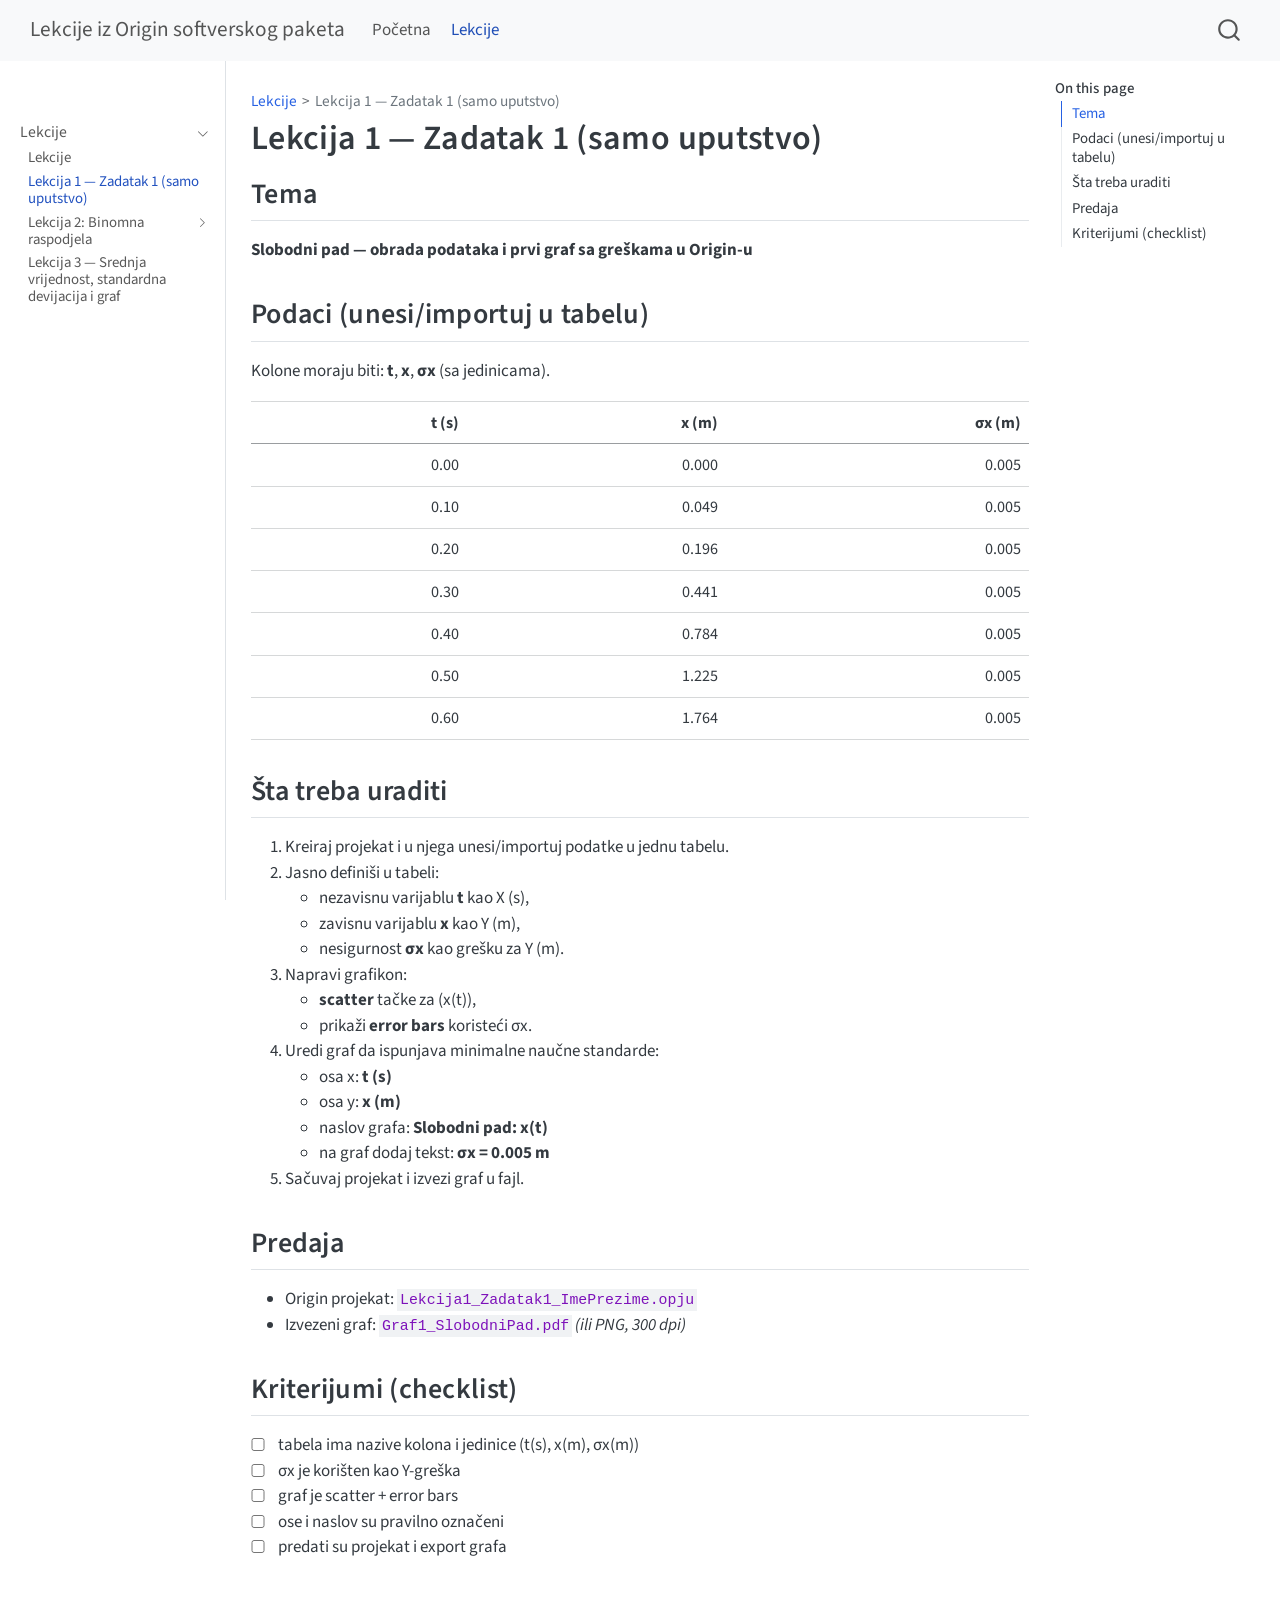
<file: lekcije/lekcija-1-zadatak-1.html>
<!DOCTYPE html>
<html xmlns="http://www.w3.org/1999/xhtml" lang="bs" xml:lang="bs"><head>

<meta charset="utf-8">
<meta name="generator" content="quarto-1.8.26">

<meta name="viewport" content="width=device-width, initial-scale=1.0, user-scalable=yes">


<title>Lekcija 1 — Zadatak 1 (samo uputstvo) – Lekcije iz Origin softverskog paketa</title>
<style>
code{white-space: pre-wrap;}
span.smallcaps{font-variant: small-caps;}
div.columns{display: flex; gap: min(4vw, 1.5em);}
div.column{flex: auto; overflow-x: auto;}
div.hanging-indent{margin-left: 1.5em; text-indent: -1.5em;}
ul.task-list{list-style: none;}
ul.task-list li input[type="checkbox"] {
  width: 0.8em;
  margin: 0 0.8em 0.2em -1em; /* quarto-specific, see https://github.com/quarto-dev/quarto-cli/issues/4556 */ 
  vertical-align: middle;
}
</style>


<script src="../site_libs/quarto-nav/quarto-nav.js"></script>
<script src="../site_libs/quarto-nav/headroom.min.js"></script>
<script src="../site_libs/clipboard/clipboard.min.js"></script>
<script src="../site_libs/quarto-search/autocomplete.umd.js"></script>
<script src="../site_libs/quarto-search/fuse.min.js"></script>
<script src="../site_libs/quarto-search/quarto-search.js"></script>
<meta name="quarto:offset" content="../">
<script src="../site_libs/quarto-html/quarto.js" type="module"></script>
<script src="../site_libs/quarto-html/tabsets/tabsets.js" type="module"></script>
<script src="../site_libs/quarto-html/axe/axe-check.js" type="module"></script>
<script src="../site_libs/quarto-html/popper.min.js"></script>
<script src="../site_libs/quarto-html/tippy.umd.min.js"></script>
<script src="../site_libs/quarto-html/anchor.min.js"></script>
<link href="../site_libs/quarto-html/tippy.css" rel="stylesheet">
<link href="../site_libs/quarto-html/quarto-syntax-highlighting-587c61ba64f3a5504c4d52d930310e48.css" rel="stylesheet" id="quarto-text-highlighting-styles">
<script src="../site_libs/bootstrap/bootstrap.min.js"></script>
<link href="../site_libs/bootstrap/bootstrap-icons.css" rel="stylesheet">
<link href="../site_libs/bootstrap/bootstrap-a10ef8c96895f01ac4db8923e7ca70b5.min.css" rel="stylesheet" append-hash="true" id="quarto-bootstrap" data-mode="light">
<script id="quarto-search-options" type="application/json">{
  "location": "navbar",
  "copy-button": false,
  "collapse-after": 3,
  "panel-placement": "end",
  "type": "overlay",
  "limit": 50,
  "keyboard-shortcut": [
    "f",
    "/",
    "s"
  ],
  "show-item-context": false,
  "language": {
    "search-no-results-text": "No results",
    "search-matching-documents-text": "matching documents",
    "search-copy-link-title": "Copy link to search",
    "search-hide-matches-text": "Hide additional matches",
    "search-more-match-text": "more match in this document",
    "search-more-matches-text": "more matches in this document",
    "search-clear-button-title": "Clear",
    "search-text-placeholder": "",
    "search-detached-cancel-button-title": "Cancel",
    "search-submit-button-title": "Submit",
    "search-label": "Search"
  }
}</script>


<link rel="stylesheet" href="../styles.css">
</head>

<body class="nav-sidebar docked nav-fixed quarto-light">

<div id="quarto-search-results"></div>
  <header id="quarto-header" class="headroom fixed-top">
    <nav class="navbar navbar-expand-lg " data-bs-theme="dark">
      <div class="navbar-container container-fluid">
      <div class="navbar-brand-container mx-auto">
    <a class="navbar-brand" href="../index.html">
    <span class="navbar-title">Lekcije iz Origin softverskog paketa</span>
    </a>
  </div>
            <div id="quarto-search" class="" title="Search"></div>
          <button class="navbar-toggler" type="button" data-bs-toggle="collapse" data-bs-target="#navbarCollapse" aria-controls="navbarCollapse" role="menu" aria-expanded="false" aria-label="Toggle navigation" onclick="if (window.quartoToggleHeadroom) { window.quartoToggleHeadroom(); }">
  <span class="navbar-toggler-icon"></span>
</button>
          <div class="collapse navbar-collapse" id="navbarCollapse">
            <ul class="navbar-nav navbar-nav-scroll me-auto">
  <li class="nav-item">
    <a class="nav-link" href="../index.html"> 
<span class="menu-text">Početna</span></a>
  </li>  
  <li class="nav-item">
    <a class="nav-link active" href="../lekcije/index.html" aria-current="page"> 
<span class="menu-text">Lekcije</span></a>
  </li>  
</ul>
          </div> <!-- /navcollapse -->
            <div class="quarto-navbar-tools">
</div>
      </div> <!-- /container-fluid -->
    </nav>
  <nav class="quarto-secondary-nav">
    <div class="container-fluid d-flex">
      <button type="button" class="quarto-btn-toggle btn" data-bs-toggle="collapse" role="button" data-bs-target=".quarto-sidebar-collapse-item" aria-controls="quarto-sidebar" aria-expanded="false" aria-label="Toggle sidebar navigation" onclick="if (window.quartoToggleHeadroom) { window.quartoToggleHeadroom(); }">
        <i class="bi bi-layout-text-sidebar-reverse"></i>
      </button>
        <nav class="quarto-page-breadcrumbs" aria-label="breadcrumb"><ol class="breadcrumb"><li class="breadcrumb-item"><a href="../lekcije/index.html">Lekcije</a></li><li class="breadcrumb-item"><a href="../lekcije/lekcija-1-zadatak-1.html">Lekcija 1 — Zadatak 1 (samo uputstvo)</a></li></ol></nav>
        <a class="flex-grow-1" role="navigation" data-bs-toggle="collapse" data-bs-target=".quarto-sidebar-collapse-item" aria-controls="quarto-sidebar" aria-expanded="false" aria-label="Toggle sidebar navigation" onclick="if (window.quartoToggleHeadroom) { window.quartoToggleHeadroom(); }">      
        </a>
      <button type="button" class="btn quarto-search-button" aria-label="Search" onclick="window.quartoOpenSearch();">
        <i class="bi bi-search"></i>
      </button>
    </div>
  </nav>
</header>
<!-- content -->
<div id="quarto-content" class="quarto-container page-columns page-rows-contents page-layout-article page-navbar">
<!-- sidebar -->
  <nav id="quarto-sidebar" class="sidebar collapse collapse-horizontal quarto-sidebar-collapse-item sidebar-navigation docked overflow-auto">
        <div class="mt-2 flex-shrink-0 align-items-center">
        <div class="sidebar-search">
        <div id="quarto-search" class="" title="Search"></div>
        </div>
        </div>
    <div class="sidebar-menu-container"> 
    <ul class="list-unstyled mt-1">
        <li class="sidebar-item sidebar-item-section">
      <div class="sidebar-item-container"> 
            <a class="sidebar-item-text sidebar-link text-start" data-bs-toggle="collapse" data-bs-target="#quarto-sidebar-section-1" role="navigation" aria-expanded="true">
 <span class="menu-text">Lekcije</span></a>
          <a class="sidebar-item-toggle text-start" data-bs-toggle="collapse" data-bs-target="#quarto-sidebar-section-1" role="navigation" aria-expanded="true" aria-label="Toggle section">
            <i class="bi bi-chevron-right ms-2"></i>
          </a> 
      </div>
      <ul id="quarto-sidebar-section-1" class="collapse list-unstyled sidebar-section depth1 show">  
          <li class="sidebar-item">
  <div class="sidebar-item-container"> 
  <a href="../lekcije/index.html" class="sidebar-item-text sidebar-link">
 <span class="menu-text">Lekcije</span></a>
  </div>
</li>
          <li class="sidebar-item">
  <div class="sidebar-item-container"> 
  <a href="../lekcije/lekcija-1-zadatak-1.html" class="sidebar-item-text sidebar-link active">
 <span class="menu-text">Lekcija 1 — Zadatak 1 (samo uputstvo)</span></a>
  </div>
</li>
          <li class="sidebar-item sidebar-item-section">
      <div class="sidebar-item-container"> 
            <a class="sidebar-item-text sidebar-link text-start collapsed" data-bs-toggle="collapse" data-bs-target="#quarto-sidebar-section-2" role="navigation" aria-expanded="false">
 <span class="menu-text">Lekcija 2: Binomna raspodjela</span></a>
          <a class="sidebar-item-toggle text-start collapsed" data-bs-toggle="collapse" data-bs-target="#quarto-sidebar-section-2" role="navigation" aria-expanded="false" aria-label="Toggle section">
            <i class="bi bi-chevron-right ms-2"></i>
          </a> 
      </div>
      <ul id="quarto-sidebar-section-2" class="collapse list-unstyled sidebar-section depth2 ">  
          <li class="sidebar-item">
  <div class="sidebar-item-container"> 
  <a href="../lekcije/lekcija-2-teorija-binomne.html" class="sidebar-item-text sidebar-link">
 <span class="menu-text">Lekcija 2 — Teorijske osnove binomne raspodjele</span></a>
  </div>
</li>
          <li class="sidebar-item">
  <div class="sidebar-item-container"> 
  <a href="../lekcije/lekcija-2-vizualizacija.html" class="sidebar-item-text sidebar-link">
 <span class="menu-text">Lekcija 2 — Vizualizacija binomne raspodjele u Origin-u</span></a>
  </div>
</li>
      </ul>
  </li>
          <li class="sidebar-item">
  <div class="sidebar-item-container"> 
  <a href="../lekcije/lekcija-3-srednja-devijacija-graf.html" class="sidebar-item-text sidebar-link">
 <span class="menu-text">Lekcija 3 — Srednja vrijednost, standardna devijacija i graf</span></a>
  </div>
</li>
      </ul>
  </li>
    </ul>
    </div>
</nav>
<div id="quarto-sidebar-glass" class="quarto-sidebar-collapse-item" data-bs-toggle="collapse" data-bs-target=".quarto-sidebar-collapse-item"></div>
<!-- margin-sidebar -->
    <div id="quarto-margin-sidebar" class="sidebar margin-sidebar">
        <nav id="TOC" role="doc-toc" class="toc-active">
    <h2 id="toc-title">On this page</h2>
   
  <ul>
  <li><a href="#tema" id="toc-tema" class="nav-link active" data-scroll-target="#tema">Tema</a></li>
  <li><a href="#podaci-unesiimportuj-u-tabelu" id="toc-podaci-unesiimportuj-u-tabelu" class="nav-link" data-scroll-target="#podaci-unesiimportuj-u-tabelu">Podaci (unesi/importuj u tabelu)</a></li>
  <li><a href="#šta-treba-uraditi" id="toc-šta-treba-uraditi" class="nav-link" data-scroll-target="#šta-treba-uraditi">Šta treba uraditi</a></li>
  <li><a href="#predaja" id="toc-predaja" class="nav-link" data-scroll-target="#predaja">Predaja</a></li>
  <li><a href="#kriterijumi-checklist" id="toc-kriterijumi-checklist" class="nav-link" data-scroll-target="#kriterijumi-checklist">Kriterijumi (checklist)</a></li>
  </ul>
</nav>
    </div>
<!-- main -->
<main class="content" id="quarto-document-content">

<header id="title-block-header" class="quarto-title-block default"><nav class="quarto-page-breadcrumbs quarto-title-breadcrumbs d-none d-lg-block" aria-label="breadcrumb"><ol class="breadcrumb"><li class="breadcrumb-item"><a href="../lekcije/index.html">Lekcije</a></li><li class="breadcrumb-item"><a href="../lekcije/lekcija-1-zadatak-1.html">Lekcija 1 — Zadatak 1 (samo uputstvo)</a></li></ol></nav>
<div class="quarto-title">
<h1 class="title">Lekcija 1 — Zadatak 1 (samo uputstvo)</h1>
</div>



<div class="quarto-title-meta">

    
  
    
  </div>
  


</header>


<section id="tema" class="level2">
<h2 class="anchored" data-anchor-id="tema">Tema</h2>
<p><strong>Slobodni pad — obrada podataka i prvi graf sa greškama u Origin-u</strong></p>
</section>
<section id="podaci-unesiimportuj-u-tabelu" class="level2">
<h2 class="anchored" data-anchor-id="podaci-unesiimportuj-u-tabelu">Podaci (unesi/importuj u tabelu)</h2>
<p>Kolone moraju biti: <strong>t</strong>, <strong>x</strong>, <strong>σx</strong> (sa jedinicama).</p>
<table class="caption-top table">
<thead>
<tr class="header">
<th style="text-align: right;">t (s)</th>
<th style="text-align: right;">x (m)</th>
<th style="text-align: right;">σx (m)</th>
</tr>
</thead>
<tbody>
<tr class="odd">
<td style="text-align: right;">0.00</td>
<td style="text-align: right;">0.000</td>
<td style="text-align: right;">0.005</td>
</tr>
<tr class="even">
<td style="text-align: right;">0.10</td>
<td style="text-align: right;">0.049</td>
<td style="text-align: right;">0.005</td>
</tr>
<tr class="odd">
<td style="text-align: right;">0.20</td>
<td style="text-align: right;">0.196</td>
<td style="text-align: right;">0.005</td>
</tr>
<tr class="even">
<td style="text-align: right;">0.30</td>
<td style="text-align: right;">0.441</td>
<td style="text-align: right;">0.005</td>
</tr>
<tr class="odd">
<td style="text-align: right;">0.40</td>
<td style="text-align: right;">0.784</td>
<td style="text-align: right;">0.005</td>
</tr>
<tr class="even">
<td style="text-align: right;">0.50</td>
<td style="text-align: right;">1.225</td>
<td style="text-align: right;">0.005</td>
</tr>
<tr class="odd">
<td style="text-align: right;">0.60</td>
<td style="text-align: right;">1.764</td>
<td style="text-align: right;">0.005</td>
</tr>
</tbody>
</table>
</section>
<section id="šta-treba-uraditi" class="level2">
<h2 class="anchored" data-anchor-id="šta-treba-uraditi">Šta treba uraditi</h2>
<ol type="1">
<li>Kreiraj projekat i u njega unesi/importuj podatke u jednu tabelu.</li>
<li>Jasno definiši u tabeli:
<ul>
<li>nezavisnu varijablu <strong>t</strong> kao X (s),</li>
<li>zavisnu varijablu <strong>x</strong> kao Y (m),</li>
<li>nesigurnost <strong>σx</strong> kao grešku za Y (m).</li>
</ul></li>
<li>Napravi grafikon:
<ul>
<li><strong>scatter</strong> tačke za (x(t)),</li>
<li>prikaži <strong>error bars</strong> koristeći σx.</li>
</ul></li>
<li>Uredi graf da ispunjava minimalne naučne standarde:
<ul>
<li>osa x: <strong>t (s)</strong></li>
<li>osa y: <strong>x (m)</strong></li>
<li>naslov grafa: <strong>Slobodni pad: x(t)</strong></li>
<li>na graf dodaj tekst: <strong>σx = 0.005 m</strong></li>
</ul></li>
<li>Sačuvaj projekat i izvezi graf u fajl.</li>
</ol>
</section>
<section id="predaja" class="level2">
<h2 class="anchored" data-anchor-id="predaja">Predaja</h2>
<ul>
<li>Origin projekat: <code>Lekcija1_Zadatak1_ImePrezime.opju</code></li>
<li>Izvezeni graf: <code>Graf1_SlobodniPad.pdf</code> <em>(ili PNG, 300 dpi)</em></li>
</ul>
</section>
<section id="kriterijumi-checklist" class="level2">
<h2 class="anchored" data-anchor-id="kriterijumi-checklist">Kriterijumi (checklist)</h2>
<ul class="task-list">
<li><label><input type="checkbox">tabela ima nazive kolona i jedinice (t(s), x(m), σx(m))</label></li>
<li><label><input type="checkbox">σx je korišten kao Y-greška</label></li>
<li><label><input type="checkbox">graf je scatter + error bars</label></li>
<li><label><input type="checkbox">ose i naslov su pravilno označeni</label></li>
<li><label><input type="checkbox">predati su projekat i export grafa</label></li>
</ul>


</section>

</main> <!-- /main -->
<script id="quarto-html-after-body" type="application/javascript">
  window.document.addEventListener("DOMContentLoaded", function (event) {
    const icon = "";
    const anchorJS = new window.AnchorJS();
    anchorJS.options = {
      placement: 'right',
      icon: icon
    };
    anchorJS.add('.anchored');
    const isCodeAnnotation = (el) => {
      for (const clz of el.classList) {
        if (clz.startsWith('code-annotation-')) {                     
          return true;
        }
      }
      return false;
    }
    const onCopySuccess = function(e) {
      // button target
      const button = e.trigger;
      // don't keep focus
      button.blur();
      // flash "checked"
      button.classList.add('code-copy-button-checked');
      var currentTitle = button.getAttribute("title");
      button.setAttribute("title", "Copied!");
      let tooltip;
      if (window.bootstrap) {
        button.setAttribute("data-bs-toggle", "tooltip");
        button.setAttribute("data-bs-placement", "left");
        button.setAttribute("data-bs-title", "Copied!");
        tooltip = new bootstrap.Tooltip(button, 
          { trigger: "manual", 
            customClass: "code-copy-button-tooltip",
            offset: [0, -8]});
        tooltip.show();    
      }
      setTimeout(function() {
        if (tooltip) {
          tooltip.hide();
          button.removeAttribute("data-bs-title");
          button.removeAttribute("data-bs-toggle");
          button.removeAttribute("data-bs-placement");
        }
        button.setAttribute("title", currentTitle);
        button.classList.remove('code-copy-button-checked');
      }, 1000);
      // clear code selection
      e.clearSelection();
    }
    const getTextToCopy = function(trigger) {
      const outerScaffold = trigger.parentElement.cloneNode(true);
      const codeEl = outerScaffold.querySelector('code');
      for (const childEl of codeEl.children) {
        if (isCodeAnnotation(childEl)) {
          childEl.remove();
        }
      }
      return codeEl.innerText;
    }
    const clipboard = new window.ClipboardJS('.code-copy-button:not([data-in-quarto-modal])', {
      text: getTextToCopy
    });
    clipboard.on('success', onCopySuccess);
    if (window.document.getElementById('quarto-embedded-source-code-modal')) {
      const clipboardModal = new window.ClipboardJS('.code-copy-button[data-in-quarto-modal]', {
        text: getTextToCopy,
        container: window.document.getElementById('quarto-embedded-source-code-modal')
      });
      clipboardModal.on('success', onCopySuccess);
    }
      var localhostRegex = new RegExp(/^(?:http|https):\/\/localhost\:?[0-9]*\//);
      var mailtoRegex = new RegExp(/^mailto:/);
        var filterRegex = new RegExp('/' + window.location.host + '/');
      var isInternal = (href) => {
          return filterRegex.test(href) || localhostRegex.test(href) || mailtoRegex.test(href);
      }
      // Inspect non-navigation links and adorn them if external
     var links = window.document.querySelectorAll('a[href]:not(.nav-link):not(.navbar-brand):not(.toc-action):not(.sidebar-link):not(.sidebar-item-toggle):not(.pagination-link):not(.no-external):not([aria-hidden]):not(.dropdown-item):not(.quarto-navigation-tool):not(.about-link)');
      for (var i=0; i<links.length; i++) {
        const link = links[i];
        if (!isInternal(link.href)) {
          // undo the damage that might have been done by quarto-nav.js in the case of
          // links that we want to consider external
          if (link.dataset.originalHref !== undefined) {
            link.href = link.dataset.originalHref;
          }
        }
      }
    function tippyHover(el, contentFn, onTriggerFn, onUntriggerFn) {
      const config = {
        allowHTML: true,
        maxWidth: 500,
        delay: 100,
        arrow: false,
        appendTo: function(el) {
            return el.parentElement;
        },
        interactive: true,
        interactiveBorder: 10,
        theme: 'quarto',
        placement: 'bottom-start',
      };
      if (contentFn) {
        config.content = contentFn;
      }
      if (onTriggerFn) {
        config.onTrigger = onTriggerFn;
      }
      if (onUntriggerFn) {
        config.onUntrigger = onUntriggerFn;
      }
      window.tippy(el, config); 
    }
    const noterefs = window.document.querySelectorAll('a[role="doc-noteref"]');
    for (var i=0; i<noterefs.length; i++) {
      const ref = noterefs[i];
      tippyHover(ref, function() {
        // use id or data attribute instead here
        let href = ref.getAttribute('data-footnote-href') || ref.getAttribute('href');
        try { href = new URL(href).hash; } catch {}
        const id = href.replace(/^#\/?/, "");
        const note = window.document.getElementById(id);
        if (note) {
          return note.innerHTML;
        } else {
          return "";
        }
      });
    }
    const xrefs = window.document.querySelectorAll('a.quarto-xref');
    const processXRef = (id, note) => {
      // Strip column container classes
      const stripColumnClz = (el) => {
        el.classList.remove("page-full", "page-columns");
        if (el.children) {
          for (const child of el.children) {
            stripColumnClz(child);
          }
        }
      }
      stripColumnClz(note)
      if (id === null || id.startsWith('sec-')) {
        // Special case sections, only their first couple elements
        const container = document.createElement("div");
        if (note.children && note.children.length > 2) {
          container.appendChild(note.children[0].cloneNode(true));
          for (let i = 1; i < note.children.length; i++) {
            const child = note.children[i];
            if (child.tagName === "P" && child.innerText === "") {
              continue;
            } else {
              container.appendChild(child.cloneNode(true));
              break;
            }
          }
          if (window.Quarto?.typesetMath) {
            window.Quarto.typesetMath(container);
          }
          return container.innerHTML
        } else {
          if (window.Quarto?.typesetMath) {
            window.Quarto.typesetMath(note);
          }
          return note.innerHTML;
        }
      } else {
        // Remove any anchor links if they are present
        const anchorLink = note.querySelector('a.anchorjs-link');
        if (anchorLink) {
          anchorLink.remove();
        }
        if (window.Quarto?.typesetMath) {
          window.Quarto.typesetMath(note);
        }
        if (note.classList.contains("callout")) {
          return note.outerHTML;
        } else {
          return note.innerHTML;
        }
      }
    }
    for (var i=0; i<xrefs.length; i++) {
      const xref = xrefs[i];
      tippyHover(xref, undefined, function(instance) {
        instance.disable();
        let url = xref.getAttribute('href');
        let hash = undefined; 
        if (url.startsWith('#')) {
          hash = url;
        } else {
          try { hash = new URL(url).hash; } catch {}
        }
        if (hash) {
          const id = hash.replace(/^#\/?/, "");
          const note = window.document.getElementById(id);
          if (note !== null) {
            try {
              const html = processXRef(id, note.cloneNode(true));
              instance.setContent(html);
            } finally {
              instance.enable();
              instance.show();
            }
          } else {
            // See if we can fetch this
            fetch(url.split('#')[0])
            .then(res => res.text())
            .then(html => {
              const parser = new DOMParser();
              const htmlDoc = parser.parseFromString(html, "text/html");
              const note = htmlDoc.getElementById(id);
              if (note !== null) {
                const html = processXRef(id, note);
                instance.setContent(html);
              } 
            }).finally(() => {
              instance.enable();
              instance.show();
            });
          }
        } else {
          // See if we can fetch a full url (with no hash to target)
          // This is a special case and we should probably do some content thinning / targeting
          fetch(url)
          .then(res => res.text())
          .then(html => {
            const parser = new DOMParser();
            const htmlDoc = parser.parseFromString(html, "text/html");
            const note = htmlDoc.querySelector('main.content');
            if (note !== null) {
              // This should only happen for chapter cross references
              // (since there is no id in the URL)
              // remove the first header
              if (note.children.length > 0 && note.children[0].tagName === "HEADER") {
                note.children[0].remove();
              }
              const html = processXRef(null, note);
              instance.setContent(html);
            } 
          }).finally(() => {
            instance.enable();
            instance.show();
          });
        }
      }, function(instance) {
      });
    }
        let selectedAnnoteEl;
        const selectorForAnnotation = ( cell, annotation) => {
          let cellAttr = 'data-code-cell="' + cell + '"';
          let lineAttr = 'data-code-annotation="' +  annotation + '"';
          const selector = 'span[' + cellAttr + '][' + lineAttr + ']';
          return selector;
        }
        const selectCodeLines = (annoteEl) => {
          const doc = window.document;
          const targetCell = annoteEl.getAttribute("data-target-cell");
          const targetAnnotation = annoteEl.getAttribute("data-target-annotation");
          const annoteSpan = window.document.querySelector(selectorForAnnotation(targetCell, targetAnnotation));
          const lines = annoteSpan.getAttribute("data-code-lines").split(",");
          const lineIds = lines.map((line) => {
            return targetCell + "-" + line;
          })
          let top = null;
          let height = null;
          let parent = null;
          if (lineIds.length > 0) {
              //compute the position of the single el (top and bottom and make a div)
              const el = window.document.getElementById(lineIds[0]);
              top = el.offsetTop;
              height = el.offsetHeight;
              parent = el.parentElement.parentElement;
            if (lineIds.length > 1) {
              const lastEl = window.document.getElementById(lineIds[lineIds.length - 1]);
              const bottom = lastEl.offsetTop + lastEl.offsetHeight;
              height = bottom - top;
            }
            if (top !== null && height !== null && parent !== null) {
              // cook up a div (if necessary) and position it 
              let div = window.document.getElementById("code-annotation-line-highlight");
              if (div === null) {
                div = window.document.createElement("div");
                div.setAttribute("id", "code-annotation-line-highlight");
                div.style.position = 'absolute';
                parent.appendChild(div);
              }
              div.style.top = top - 2 + "px";
              div.style.height = height + 4 + "px";
              div.style.left = 0;
              let gutterDiv = window.document.getElementById("code-annotation-line-highlight-gutter");
              if (gutterDiv === null) {
                gutterDiv = window.document.createElement("div");
                gutterDiv.setAttribute("id", "code-annotation-line-highlight-gutter");
                gutterDiv.style.position = 'absolute';
                const codeCell = window.document.getElementById(targetCell);
                const gutter = codeCell.querySelector('.code-annotation-gutter');
                gutter.appendChild(gutterDiv);
              }
              gutterDiv.style.top = top - 2 + "px";
              gutterDiv.style.height = height + 4 + "px";
            }
            selectedAnnoteEl = annoteEl;
          }
        };
        const unselectCodeLines = () => {
          const elementsIds = ["code-annotation-line-highlight", "code-annotation-line-highlight-gutter"];
          elementsIds.forEach((elId) => {
            const div = window.document.getElementById(elId);
            if (div) {
              div.remove();
            }
          });
          selectedAnnoteEl = undefined;
        };
          // Handle positioning of the toggle
      window.addEventListener(
        "resize",
        throttle(() => {
          elRect = undefined;
          if (selectedAnnoteEl) {
            selectCodeLines(selectedAnnoteEl);
          }
        }, 10)
      );
      function throttle(fn, ms) {
      let throttle = false;
      let timer;
        return (...args) => {
          if(!throttle) { // first call gets through
              fn.apply(this, args);
              throttle = true;
          } else { // all the others get throttled
              if(timer) clearTimeout(timer); // cancel #2
              timer = setTimeout(() => {
                fn.apply(this, args);
                timer = throttle = false;
              }, ms);
          }
        };
      }
        // Attach click handler to the DT
        const annoteDls = window.document.querySelectorAll('dt[data-target-cell]');
        for (const annoteDlNode of annoteDls) {
          annoteDlNode.addEventListener('click', (event) => {
            const clickedEl = event.target;
            if (clickedEl !== selectedAnnoteEl) {
              unselectCodeLines();
              const activeEl = window.document.querySelector('dt[data-target-cell].code-annotation-active');
              if (activeEl) {
                activeEl.classList.remove('code-annotation-active');
              }
              selectCodeLines(clickedEl);
              clickedEl.classList.add('code-annotation-active');
            } else {
              // Unselect the line
              unselectCodeLines();
              clickedEl.classList.remove('code-annotation-active');
            }
          });
        }
    const findCites = (el) => {
      const parentEl = el.parentElement;
      if (parentEl) {
        const cites = parentEl.dataset.cites;
        if (cites) {
          return {
            el,
            cites: cites.split(' ')
          };
        } else {
          return findCites(el.parentElement)
        }
      } else {
        return undefined;
      }
    };
    var bibliorefs = window.document.querySelectorAll('a[role="doc-biblioref"]');
    for (var i=0; i<bibliorefs.length; i++) {
      const ref = bibliorefs[i];
      const citeInfo = findCites(ref);
      if (citeInfo) {
        tippyHover(citeInfo.el, function() {
          var popup = window.document.createElement('div');
          citeInfo.cites.forEach(function(cite) {
            var citeDiv = window.document.createElement('div');
            citeDiv.classList.add('hanging-indent');
            citeDiv.classList.add('csl-entry');
            var biblioDiv = window.document.getElementById('ref-' + cite);
            if (biblioDiv) {
              citeDiv.innerHTML = biblioDiv.innerHTML;
            }
            popup.appendChild(citeDiv);
          });
          return popup.innerHTML;
        });
      }
    }
  });
  </script>
</div> <!-- /content -->




</body></html>
</file>
<file: site_libs/quarto-html/tippy.css>
.tippy-box[data-animation=fade][data-state=hidden]{opacity:0}[data-tippy-root]{max-width:calc(100vw - 10px)}.tippy-box{position:relative;background-color:#333;color:#fff;border-radius:4px;font-size:14px;line-height:1.4;white-space:normal;outline:0;transition-property:transform,visibility,opacity}.tippy-box[data-placement^=top]>.tippy-arrow{bottom:0}.tippy-box[data-placement^=top]>.tippy-arrow:before{bottom:-7px;left:0;border-width:8px 8px 0;border-top-color:initial;transform-origin:center top}.tippy-box[data-placement^=bottom]>.tippy-arrow{top:0}.tippy-box[data-placement^=bottom]>.tippy-arrow:before{top:-7px;left:0;border-width:0 8px 8px;border-bottom-color:initial;transform-origin:center bottom}.tippy-box[data-placement^=left]>.tippy-arrow{right:0}.tippy-box[data-placement^=left]>.tippy-arrow:before{border-width:8px 0 8px 8px;border-left-color:initial;right:-7px;transform-origin:center left}.tippy-box[data-placement^=right]>.tippy-arrow{left:0}.tippy-box[data-placement^=right]>.tippy-arrow:before{left:-7px;border-width:8px 8px 8px 0;border-right-color:initial;transform-origin:center right}.tippy-box[data-inertia][data-state=visible]{transition-timing-function:cubic-bezier(.54,1.5,.38,1.11)}.tippy-arrow{width:16px;height:16px;color:#333}.tippy-arrow:before{content:"";position:absolute;border-color:transparent;border-style:solid}.tippy-content{position:relative;padding:5px 9px;z-index:1}
</file>
<file: site_libs/quarto-html/quarto-syntax-highlighting-587c61ba64f3a5504c4d52d930310e48.css>
/* quarto syntax highlight colors */
:root {
  --quarto-hl-ot-color: #003B4F;
  --quarto-hl-at-color: #657422;
  --quarto-hl-ss-color: #20794D;
  --quarto-hl-an-color: #5E5E5E;
  --quarto-hl-fu-color: #4758AB;
  --quarto-hl-st-color: #20794D;
  --quarto-hl-cf-color: #003B4F;
  --quarto-hl-op-color: #5E5E5E;
  --quarto-hl-er-color: #AD0000;
  --quarto-hl-bn-color: #AD0000;
  --quarto-hl-al-color: #AD0000;
  --quarto-hl-va-color: #111111;
  --quarto-hl-bu-color: inherit;
  --quarto-hl-ex-color: inherit;
  --quarto-hl-pp-color: #AD0000;
  --quarto-hl-in-color: #5E5E5E;
  --quarto-hl-vs-color: #20794D;
  --quarto-hl-wa-color: #5E5E5E;
  --quarto-hl-do-color: #5E5E5E;
  --quarto-hl-im-color: #00769E;
  --quarto-hl-ch-color: #20794D;
  --quarto-hl-dt-color: #AD0000;
  --quarto-hl-fl-color: #AD0000;
  --quarto-hl-co-color: #5E5E5E;
  --quarto-hl-cv-color: #5E5E5E;
  --quarto-hl-cn-color: #8f5902;
  --quarto-hl-sc-color: #5E5E5E;
  --quarto-hl-dv-color: #AD0000;
  --quarto-hl-kw-color: #003B4F;
}

/* other quarto variables */
:root {
  --quarto-font-monospace: SFMono-Regular, Menlo, Monaco, Consolas, "Liberation Mono", "Courier New", monospace;
}

/* syntax highlight based on Pandoc's rules */
pre > code.sourceCode > span {
  color: #003B4F;
}

code.sourceCode > span {
  color: #003B4F;
}

div.sourceCode,
div.sourceCode pre.sourceCode {
  color: #003B4F;
}

/* Normal */
code span {
  color: #003B4F;
}

/* Alert */
code span.al {
  color: #AD0000;
  font-style: inherit;
}

/* Annotation */
code span.an {
  color: #5E5E5E;
  font-style: inherit;
}

/* Attribute */
code span.at {
  color: #657422;
  font-style: inherit;
}

/* BaseN */
code span.bn {
  color: #AD0000;
  font-style: inherit;
}

/* BuiltIn */
code span.bu {
  font-style: inherit;
}

/* ControlFlow */
code span.cf {
  color: #003B4F;
  font-weight: bold;
  font-style: inherit;
}

/* Char */
code span.ch {
  color: #20794D;
  font-style: inherit;
}

/* Constant */
code span.cn {
  color: #8f5902;
  font-style: inherit;
}

/* Comment */
code span.co {
  color: #5E5E5E;
  font-style: inherit;
}

/* CommentVar */
code span.cv {
  color: #5E5E5E;
  font-style: italic;
}

/* Documentation */
code span.do {
  color: #5E5E5E;
  font-style: italic;
}

/* DataType */
code span.dt {
  color: #AD0000;
  font-style: inherit;
}

/* DecVal */
code span.dv {
  color: #AD0000;
  font-style: inherit;
}

/* Error */
code span.er {
  color: #AD0000;
  font-style: inherit;
}

/* Extension */
code span.ex {
  font-style: inherit;
}

/* Float */
code span.fl {
  color: #AD0000;
  font-style: inherit;
}

/* Function */
code span.fu {
  color: #4758AB;
  font-style: inherit;
}

/* Import */
code span.im {
  color: #00769E;
  font-style: inherit;
}

/* Information */
code span.in {
  color: #5E5E5E;
  font-style: inherit;
}

/* Keyword */
code span.kw {
  color: #003B4F;
  font-weight: bold;
  font-style: inherit;
}

/* Operator */
code span.op {
  color: #5E5E5E;
  font-style: inherit;
}

/* Other */
code span.ot {
  color: #003B4F;
  font-style: inherit;
}

/* Preprocessor */
code span.pp {
  color: #AD0000;
  font-style: inherit;
}

/* SpecialChar */
code span.sc {
  color: #5E5E5E;
  font-style: inherit;
}

/* SpecialString */
code span.ss {
  color: #20794D;
  font-style: inherit;
}

/* String */
code span.st {
  color: #20794D;
  font-style: inherit;
}

/* Variable */
code span.va {
  color: #111111;
  font-style: inherit;
}

/* VerbatimString */
code span.vs {
  color: #20794D;
  font-style: inherit;
}

/* Warning */
code span.wa {
  color: #5E5E5E;
  font-style: italic;
}

.prevent-inlining {
  content: "</";
}

/*# sourceMappingURL=2dce1cc6c82594539e1579de68416b47.css.map */
</file>
<file: styles.css>
/* Minor typography adjustments for lesson readability */
h1, h2, h3 {
  letter-spacing: 0.01em;
}

table {
  font-size: 0.95rem;
}
</file>
